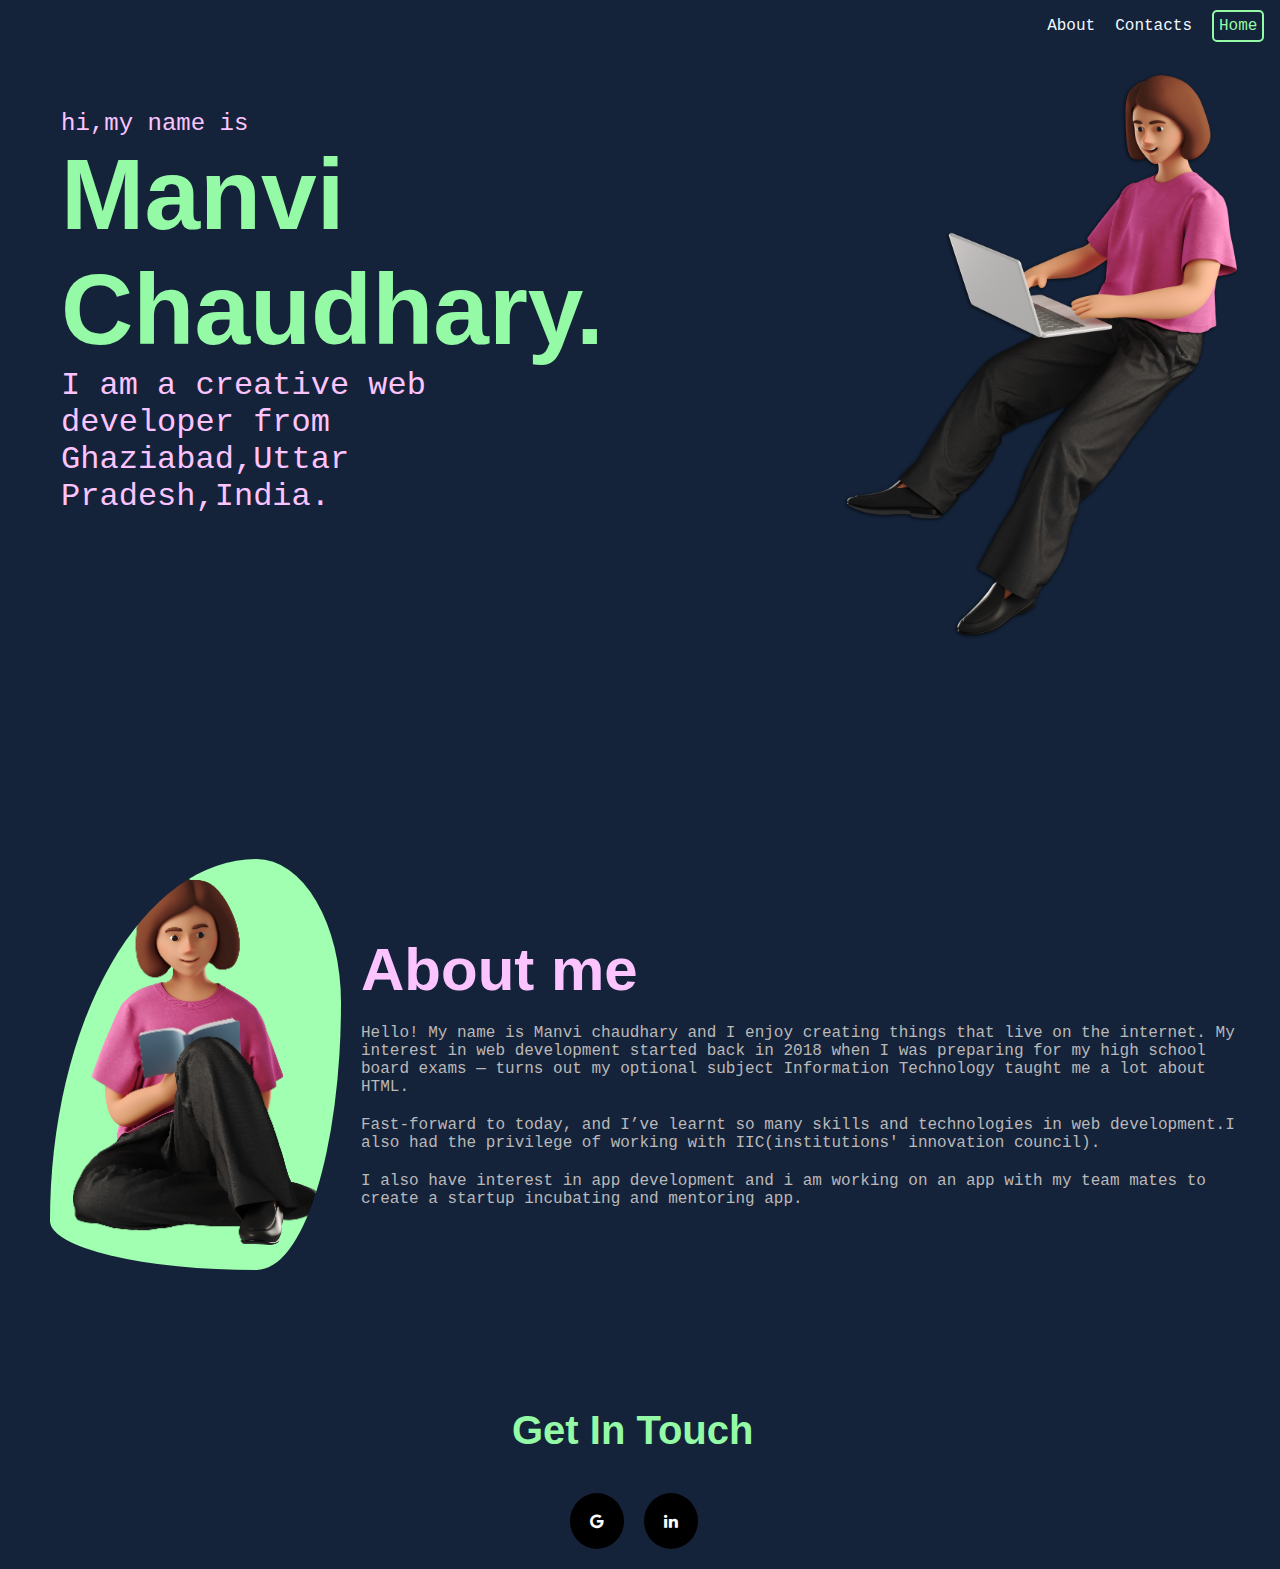
<file: ManviInternWeb/me.html>
<!DOCTYPE html>
<html lang="en">
<head>
    <meta charset="UTF-8">
    <meta http-equiv="X-UA-Compatible" content="IE=edge">
    <meta name="viewport" content="width=device-width, initial-scale=1.0">
    <title>it's me - Manvi chaudhary</title>
    <link rel="stylesheet" href="me.css">
    <link rel="stylesheet" href="https://cdnjs.cloudflare.com/ajax/libs/font-awesome/4.7.0/css/font-awesome.min.css">

</head>
<body>
    <div>
        <ul>
            
            <li>
                <a href="#about">About</a>
                
            </li>
            
            <li>
                <a href="#contacts">Contacts</a>
                
            </li>
            <li class="r">
                <a href="#home">Home</a>
                
            </li>

        </ul>
    </div>
    <a name="home"></a>
    <div class="main">
        <div>
            <div class="c1">
            
                hi,my name is
            </div>
            
            <div class="c2" >
                Manvi Chaudhary.
            </div>
            
            <div class="c3">
                I am a creative web developer from Ghaziabad,Uttar Pradesh,India.
            </div>
            

        </div>
        <img src="w1.PNG">
    </div>
    
    <div class="a2">
        <a name="about"></a>
        <img  class="i2" src="g2.PNG">
        <div class="a1">
            <h2>About me</h2>
            
            <p>Hello! My name is Manvi chaudhary and I enjoy creating things that live on the internet. My interest in web
                development started
                back in 2018 when I was preparing for my high school board exams — turns out my optional subject Information
                Technology
                taught me a lot about HTML.</p>
            <p>Fast-forward to today, and I’ve learnt so many skills and technologies
                in web development.I also had the privilege of working with IIC(institutions' innovation council).</p>
            <p>I also have interest in app development and i am working on an app with my team mates to create a startup
                incubating and mentoring app.</p>
            
        </div>
    </div>
    <a name="contacts"></a>
    <div class="c">
        <div id="cm">Get In Touch</div>
        
        <div id="icon">
        <a href="mailto:manvi.21scse1010416@galgotiasuniversity.edu.in" class="fa fa-google"></a>
        
        <a href="https://www.linkedin.com/in/manvi-chaudhary-6a2854246/" class="fa fa-linkedin"></a>
        
        

      </div>
    
    
    
</body>
</html>
</file>
<file: ManviInternWeb/me.css>
*{
    margin: 0%;
    padding: 0%;
}
body{
    background-color: #14233a;
}
ul{
    display: flex;
    padding: 10px;
    justify-content:flex-end;
    align-items: center;
    list-style: none;
    position: fixed;
    width: 98%;
    background-color: #14233a;
}
li{
    margin-left: 20px;
    color: aliceblue;
    font-family: 'Roboto Mono', monospace;
}
li:hover{
    color: #94faa5;
}
a{
    all: unset;
}
.r{
    border-style:solid;
    border-color: #94faa5;
    color: rgb(148, 250, 165);
    border-radius: 5px;
    padding:5px;
    border-width: 2px;
}
.r:hover{
    color: #14233a;
    background-color: #94faa5;
}
.main{
    display: flex;
    text-shadow: whitesmoke;
}
.c1{
    color: rgb(251, 196, 255);
    margin-top:18%;
    font-family: 'Roboto Mono', monospace;
    font-size:x-large;
    padding-left: 10%;
}

.c2 {
    color: rgb(148, 250, 165);
    font-family: 'Mochiy Pop One', sans-serif;
    font-size:100px;
    padding-left: 10%;
    font-weight: 600;
    margin-right: 10px;
 
}

.c3 {
    color: rgb(251, 196, 255);
    font-family: 'Roboto Mono', monospace;
    font-size: xx-large;
    padding-left: 10%;
    
}
img{
    margin-top: 70px;
    margin-left: 15%;
}
    

.a2{
    display: flex;
    margin-top: 10%;
    padding: 10px;

}   

.a1{
    
    padding: 20px;
    color:rgb(215, 219, 223);
    margin-top: 10%;
    
    
}
.i2{
    margin-left: 40px;
    border-radius: 71% 29% 29% 71% / 88% 35% 65% 12%;
        
    

}


h2{
    color:rgb(251, 196, 255);
    font-family: 'Mochiy Pop One', sans-serif;
    font-size: 60px;
    font-weight: 600;
    padding-bottom: 20px;
    

}
p{
    font-family:'Roboto Mono',
        monospace;
    padding-bottom: 20px;
    font-size: medium;
    color:rgb(187, 184, 184);
}
.fa {
    padding: 20px;
    font-size: larger;
    border-radius: 50%;
    text-align: center;
    text-decoration: none;
    

    
}
.fa:hover {
    background: #9c9595;
}
.fa-instagram {
    background: #000000;
    color: white;
    margin: 10px;
}
.fa-twitter {
    background: #000000;
    color: white;
    margin: 10px;
}
.fa-github {
    background: #000000;
    color: white;
    margin: 10px;
}
.fa-google {
    background: #000000;
    color: white;
    margin: 10px;
}
.fa-linkedin {
    background: black;
    color: white;
    margin: 10px;
}
.c{
    margin-top: 10%;
   
}
#cm{
    color: rgb(148, 250, 165);
    font-family: 'Mochiy Pop One', sans-serif;
    font-size: 40px;
    margin-bottom: 20px;
    font-weight: 600;
    margin-left: 40%;
}
#icon{
    display: flex;
    padding: 10px;
    margin-left: 43%;
}
</file>
